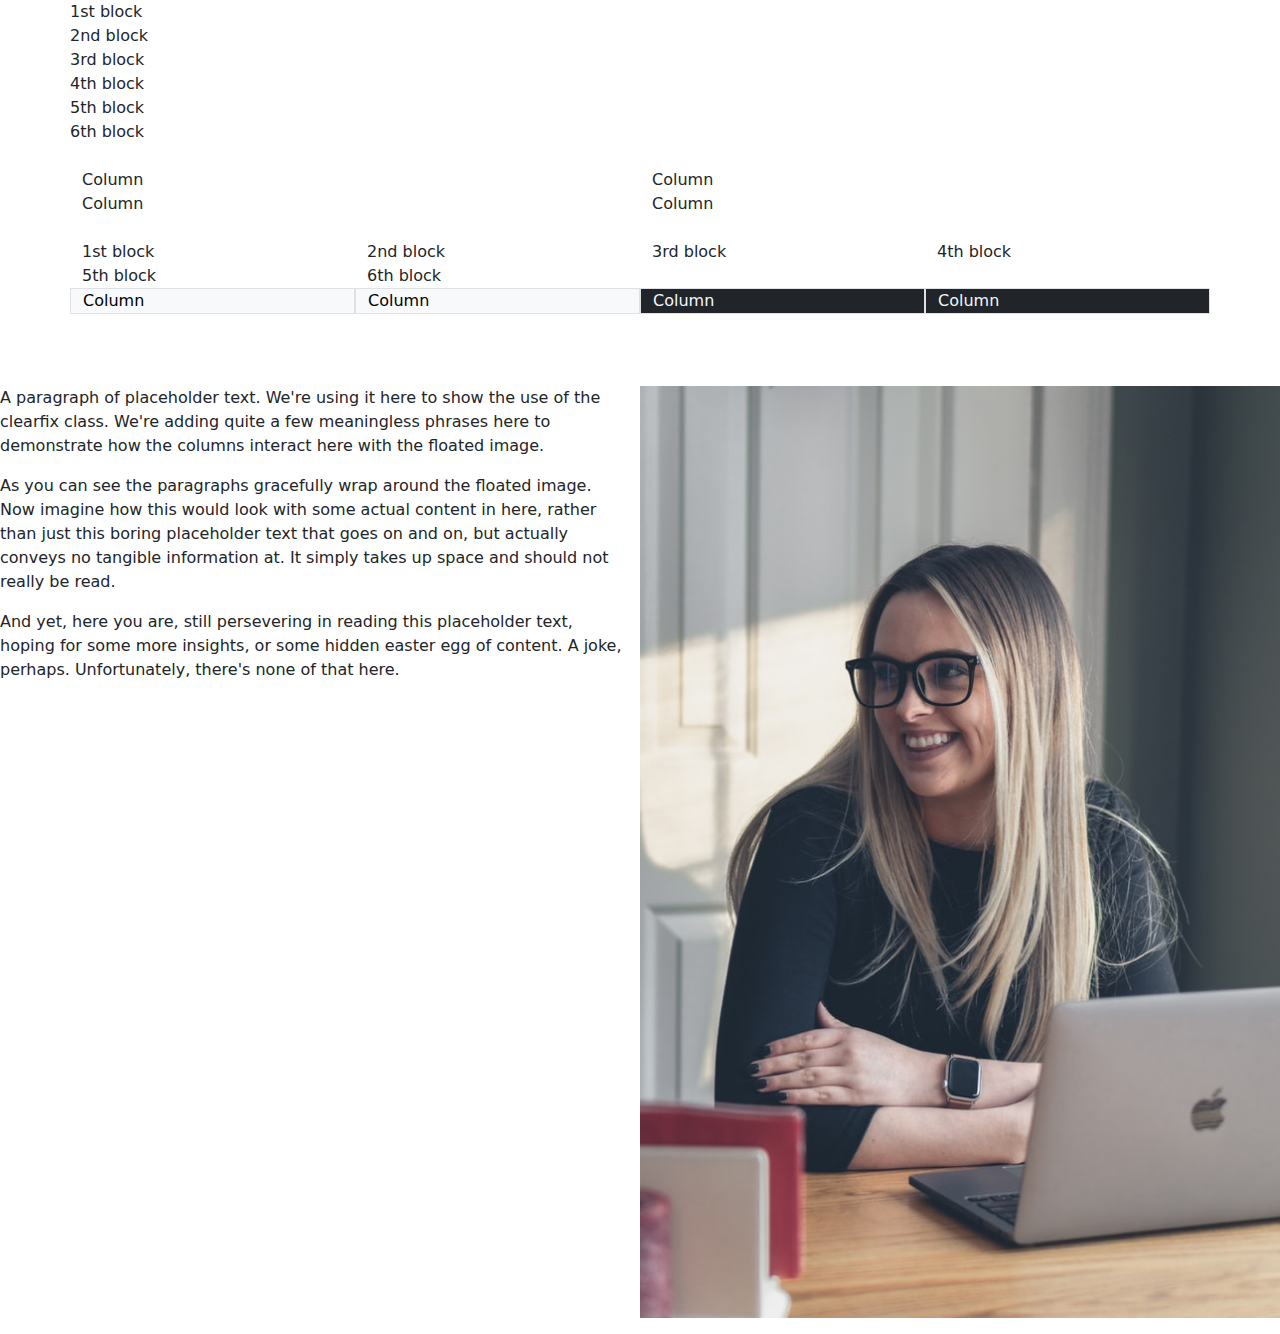
<file: grid.html>
<!DOCTYPE html>
<html lang="en">
<head>
    <meta charset="UTF-8">
    <meta http-equiv="X-UA-Compatible" content="IE=edge">
    <meta name="viewport" content="width=device-width, initial-scale=1.0">
    <title>Document</title>
    <link rel="stylesheet" href="/vendor/bootstrap/css/bootstrap.min.css">
    <link rel="stylesheet" href="/assets/css/style.css">
</head>
<body>
    <div class="container">
        <!--how many elements should be in column number 1 of the container column column-cols-4-->
        <div class="Column column-cols-3">
            <div class="row">1st block</div>
            <div class="row">2nd block</div>
            <div class="row">3rd block</div>
            <div class="row">4th block</div>
            <div class="row">5th block</div>
            <div class="row">6th block</div>
        </div>
    </div><br>
    <div class="container">
        <div class="row row-cols-2">
          <div class="col">Column</div>
          <div class="col">Column</div>
          <div class="col">Column</div>
          <div class="col">Column</div>
        </div>
      </div><br>
      <div class="container">
        <!--how many elements should be in row number 1 of the container row row-cols-4-->
        <div class="row row-cols-4">
            <div class="col">1st block</div>
            <div class="col">2nd block</div>
            <div class="col">3rd block</div>
            <div class="col">4th block</div>
            <div class="col">5th block</div>
            <div class="col">6th block</div>
        </div>
    </div>
    <div class="container ">
        <div class="row row-cols-4">
          <div class="col bg-light p-6 border" style="color: rgb(0, 0, 0);">Column</div>
          <div class="col bg-light p-6 border" style="color: rgb(0, 0, 0);">Column</div>
          <div class="col bg-dark p-6 border" style="color: aliceblue;">Column</div>
          <div class="col bg-dark p-6 border" style="color: aliceblue;">Column</div>
        </div>
      </div><br><br><br>
      <div class="clearfix">
            
                <img src="/assets/images/photo-1616769364512-1e50e8266907.jpg" class="col-md-6 float-md-end mb-3 ms-md-3" alt="#bootstrap">
            
        <p>
          A paragraph of placeholder text. We're using it here to show the use of the clearfix class. We're adding quite a few meaningless phrases here to demonstrate how the columns interact here with the floated image.
        </p>
      
        <p>
          As you can see the paragraphs gracefully wrap around the floated image. Now imagine how this would look with some actual content in here, rather than just this boring placeholder text that goes on and on, but actually conveys no tangible information at. It simply takes up space and should not really be read.
        </p>
      
        <p>
          And yet, here you are, still persevering in reading this placeholder text, hoping for some more insights, or some hidden easter egg of content. A joke, perhaps. Unfortunately, there's none of that here.
        </p>
      </div>
</body>
</html>
</file>
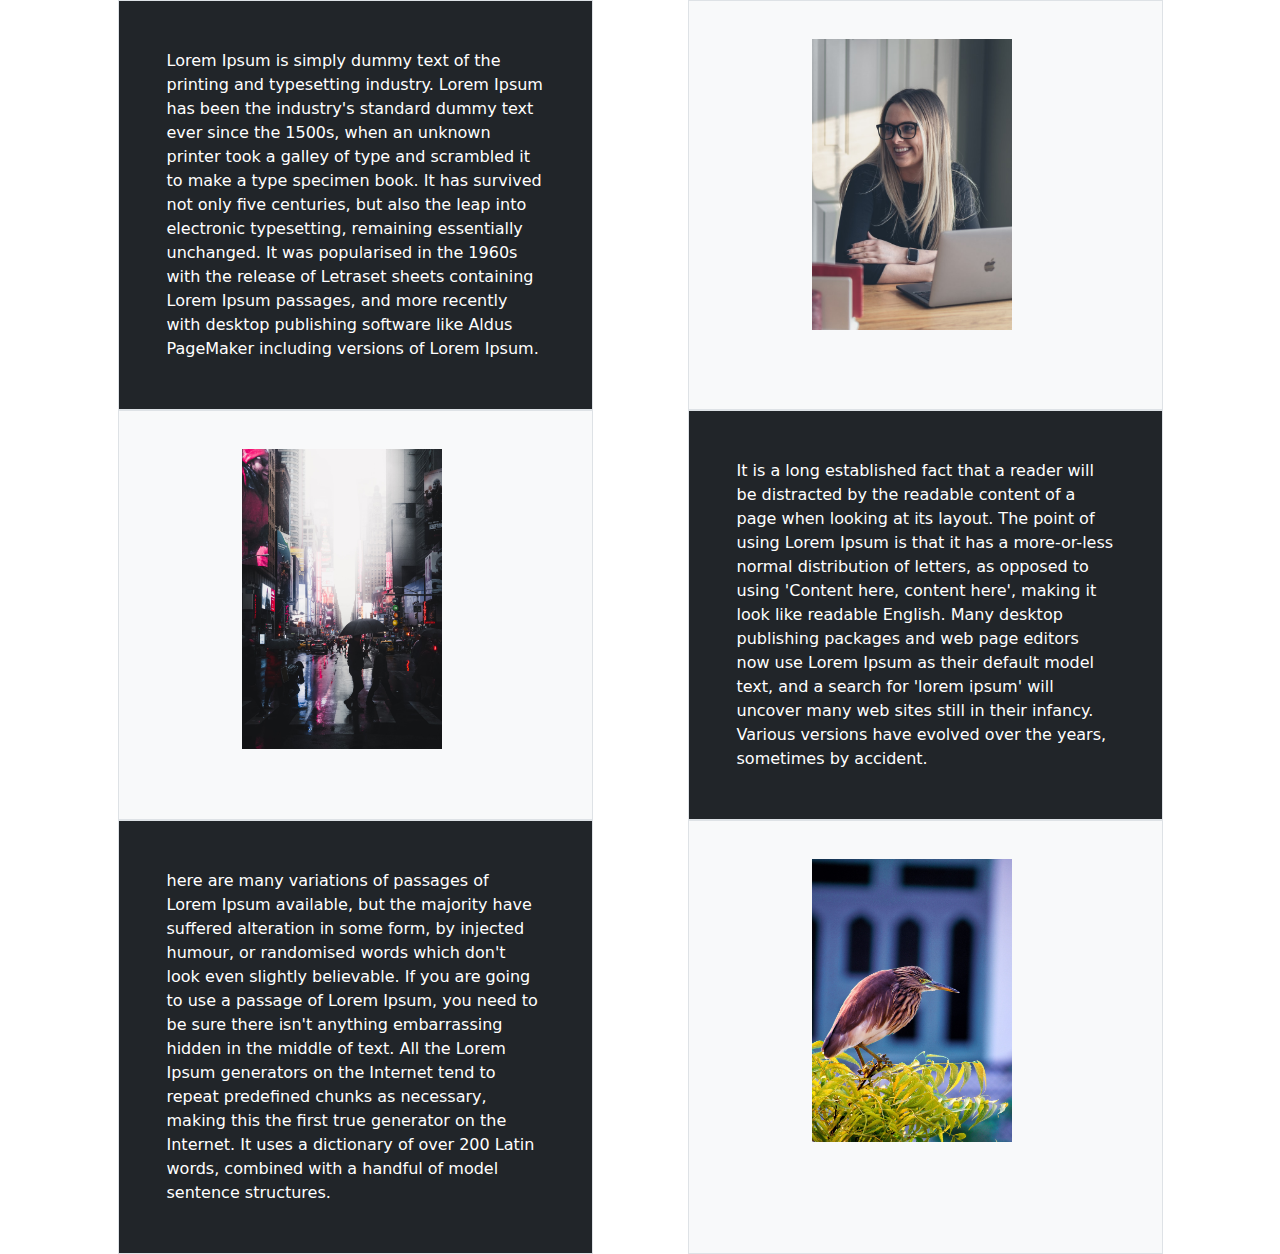
<file: Gridd.html>
<!DOCTYPE html>
<html lang="en">
<head>
    <meta charset="UTF-8">
    <meta http-equiv="X-UA-Compatible" content="IE=edge">
    <meta name="viewport" content="width=device-width, initial-scale=1.0">
    <title>Document</title>
    <link rel="stylesheet" href="/vendor/bootstrap/css/bootstrap.min.css">
    <link rel="stylesheet" href="stylegrid.css">
</head>
<body>
    <div class="container">
        <div class="row row-cols-2  justify-content-around">
            <div class="col-md-5 bg-dark p-5 border" style="color: white;">Lorem Ipsum is simply dummy text of the printing and typesetting industry. Lorem Ipsum has been the industry's standard dummy text ever since the 1500s, when an unknown printer took a galley of type and scrambled it to make a type specimen book. It has survived not only five centuries, but also the leap into electronic typesetting, remaining essentially unchanged. It was popularised in the 1960s with the release of Letraset sheets containing Lorem Ipsum passages, and more recently with desktop publishing software like Aldus PageMaker including versions of Lorem Ipsum.</div>
            <div class="col-md-5 bg-light p-5 border " style="color: rgb(0, 0, 0);">
             <div class="image">
                <img src="/assets/images/photo-1616769364512-1e50e8266907.jpg" width="200px"  >
            </div>
            </div>
            <div class="col-md-5 bg-light p-5 border" style="color: rgb(0, 0, 0);">
            <div class="image">
                <img src="/assets/images/photo-1527068589345-b736a7de9cc2.jpg" width="200px">
            </div>
            </div>
            <div class="col-md-5 bg-dark p-5 border"  style="color: rgb(255, 255, 255);">It is a long established fact that a reader will be distracted by the readable content of a page when looking at its layout. The point of using Lorem Ipsum is that it has a more-or-less normal distribution of letters, as opposed to using 'Content here, content here', making it look like readable English. Many desktop publishing packages and web page editors now use Lorem Ipsum as their default model text, and a search for 'lorem ipsum' will uncover many web sites still in their infancy. Various versions have evolved over the years, sometimes by accident.
            </div>
            <div class="col-md-5 bg-dark p-5 border"  style="color: white;">here are many variations of passages of Lorem Ipsum available, but the majority have suffered alteration in some form, by injected humour, or randomised words which don't look even slightly believable. If you are going to use a passage of Lorem Ipsum, you need to be sure there isn't anything embarrassing hidden in the middle of text. All the Lorem Ipsum generators on the Internet tend to repeat predefined chunks as necessary, making this the first true generator on the Internet. It uses a dictionary of over 200 Latin words, combined with a handful of model sentence structures.</div>
            <div class="col-md-5 bg-light p-5 border" style="color: rgb(0, 0, 0);">
            <div class="image">
                <img src="/assets/images/photo-1611077877535-82353626c118.jpg" width="200px">
            </div>
            </div>
        </div>
    </div>
    
</body>
</html>
</file>
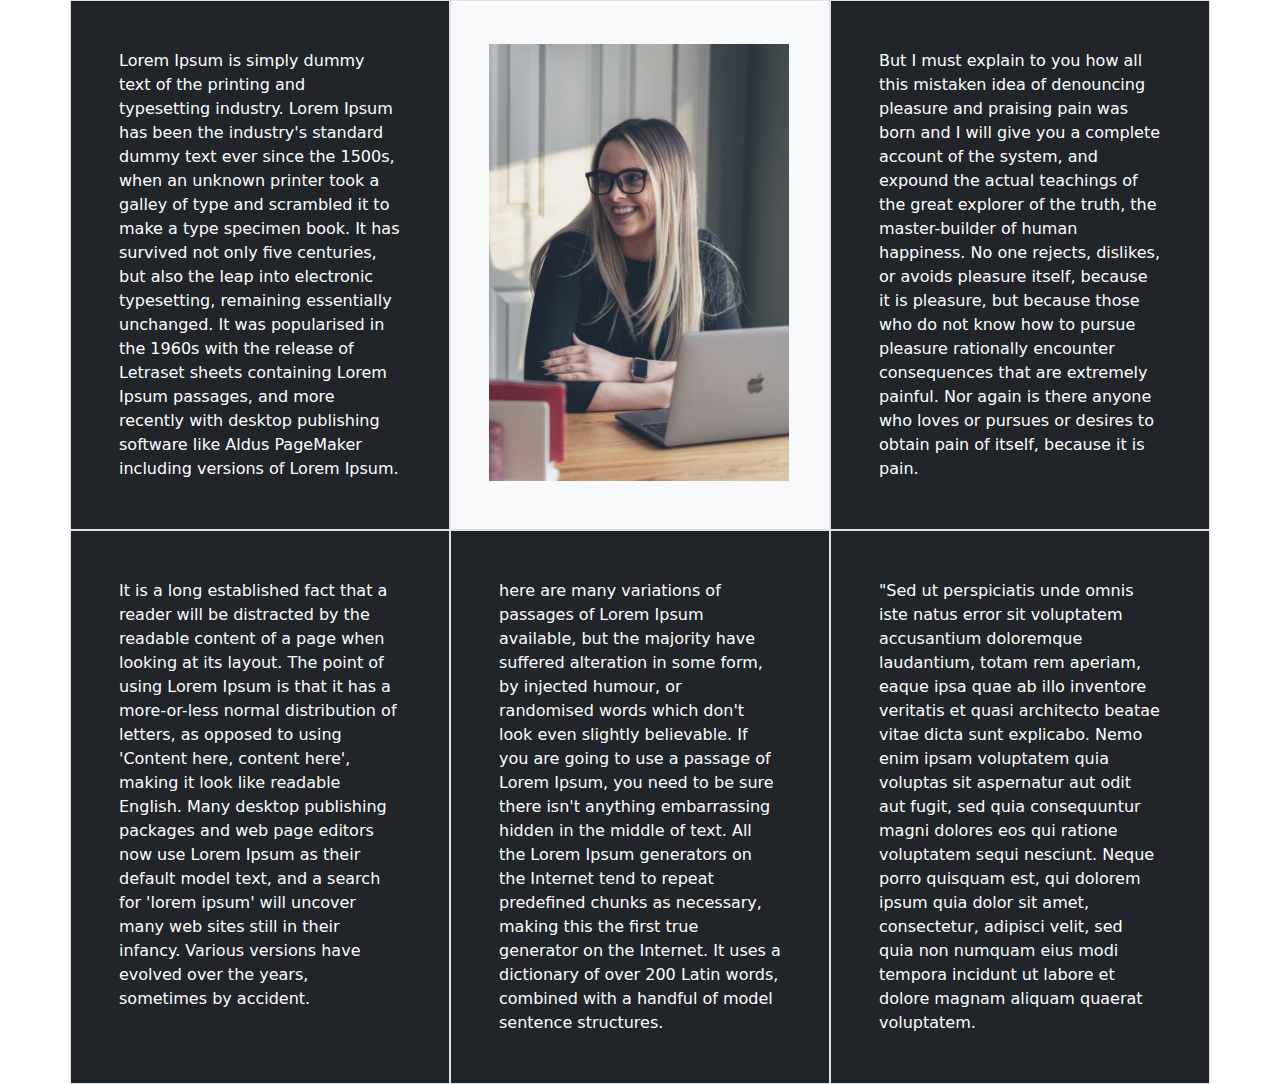
<file: griddd.html>
<!DOCTYPE html>
<html lang="en">
<head>
    <meta charset="UTF-8">
    <meta http-equiv="X-UA-Compatible" content="IE=edge">
    <meta name="viewport" content="width=device-width, initial-scale=1.0">
    <title>Document</title>
    <link rel="stylesheet" href="/vendor/bootstrap/css/bootstrap.min.css">
    <link rel="stylesheet" href="stylegrid1.css">
</head>
<body>
    <div class="container">
        <div class="row row-cols-2  justify-content-around">
            <div class="col-md-4 bg-dark p-5 border" style="color: white;">Lorem Ipsum is simply dummy text of the printing and typesetting industry. Lorem Ipsum has been the industry's standard dummy text ever since the 1500s, when an unknown printer took a galley of type and scrambled it to make a type specimen book. It has survived not only five centuries, but also the leap into electronic typesetting, remaining essentially unchanged. It was popularised in the 1960s with the release of Letraset sheets containing Lorem Ipsum passages, and more recently with desktop publishing software like Aldus PageMaker including versions of Lorem Ipsum.</div>
            <div class="col-md-4 bg-light p-5 border " style="color: rgb(0, 0, 0);">
             <div class="image">
                <img src="/assets/images/photo-1616769364512-1e50e8266907.jpg" width="300px"  >
            </div>
            </div>
            <div class="col-md-4 bg-dark p-5 border" style="color: rgb(255, 255, 255);">But I must explain to you how all this mistaken idea of denouncing pleasure and praising pain was born and I will give you a complete account of the system, and expound the actual teachings of the great explorer of the truth, the master-builder of human happiness. No one rejects, dislikes, or avoids pleasure itself, because it is pleasure, but because those who do not know how to pursue pleasure rationally encounter consequences that are extremely painful. Nor again is there anyone who loves or pursues or desires to obtain pain of itself, because it is pain.</div>
            <div class="col-md-4 bg-dark p-5 border"  style="color: rgb(255, 255, 255);">It is a long established fact that a reader will be distracted by the readable content of a page when looking at its layout. The point of using Lorem Ipsum is that it has a more-or-less normal distribution of letters, as opposed to using 'Content here, content here', making it look like readable English. Many desktop publishing packages and web page editors now use Lorem Ipsum as their default model text, and a search for 'lorem ipsum' will uncover many web sites still in their infancy. Various versions have evolved over the years, sometimes by accident.
            </div>
            <div class="col-md-4 bg-dark p-5 border"  style="color: white;">here are many variations of passages of Lorem Ipsum available, but the majority have suffered alteration in some form, by injected humour, or randomised words which don't look even slightly believable. If you are going to use a passage of Lorem Ipsum, you need to be sure there isn't anything embarrassing hidden in the middle of text. All the Lorem Ipsum generators on the Internet tend to repeat predefined chunks as necessary, making this the first true generator on the Internet. It uses a dictionary of over 200 Latin words, combined with a handful of model sentence structures.</div>
            <div class="col-md-4 bg-dark p-5 border" style="color: rgb(255, 255, 255);">"Sed ut perspiciatis unde omnis iste natus error sit voluptatem accusantium doloremque laudantium, totam rem aperiam, eaque ipsa quae ab illo inventore veritatis et quasi architecto beatae vitae dicta sunt explicabo. Nemo enim ipsam voluptatem quia voluptas sit aspernatur aut odit aut fugit, sed quia consequuntur magni dolores eos qui ratione voluptatem sequi nesciunt. Neque porro quisquam est, qui dolorem ipsum quia dolor sit amet, consectetur, adipisci velit, sed quia non numquam eius modi tempora incidunt ut labore et dolore magnam aliquam quaerat voluptatem.</div>
        </div>
    </div>
    
</body>
</html>
</file>
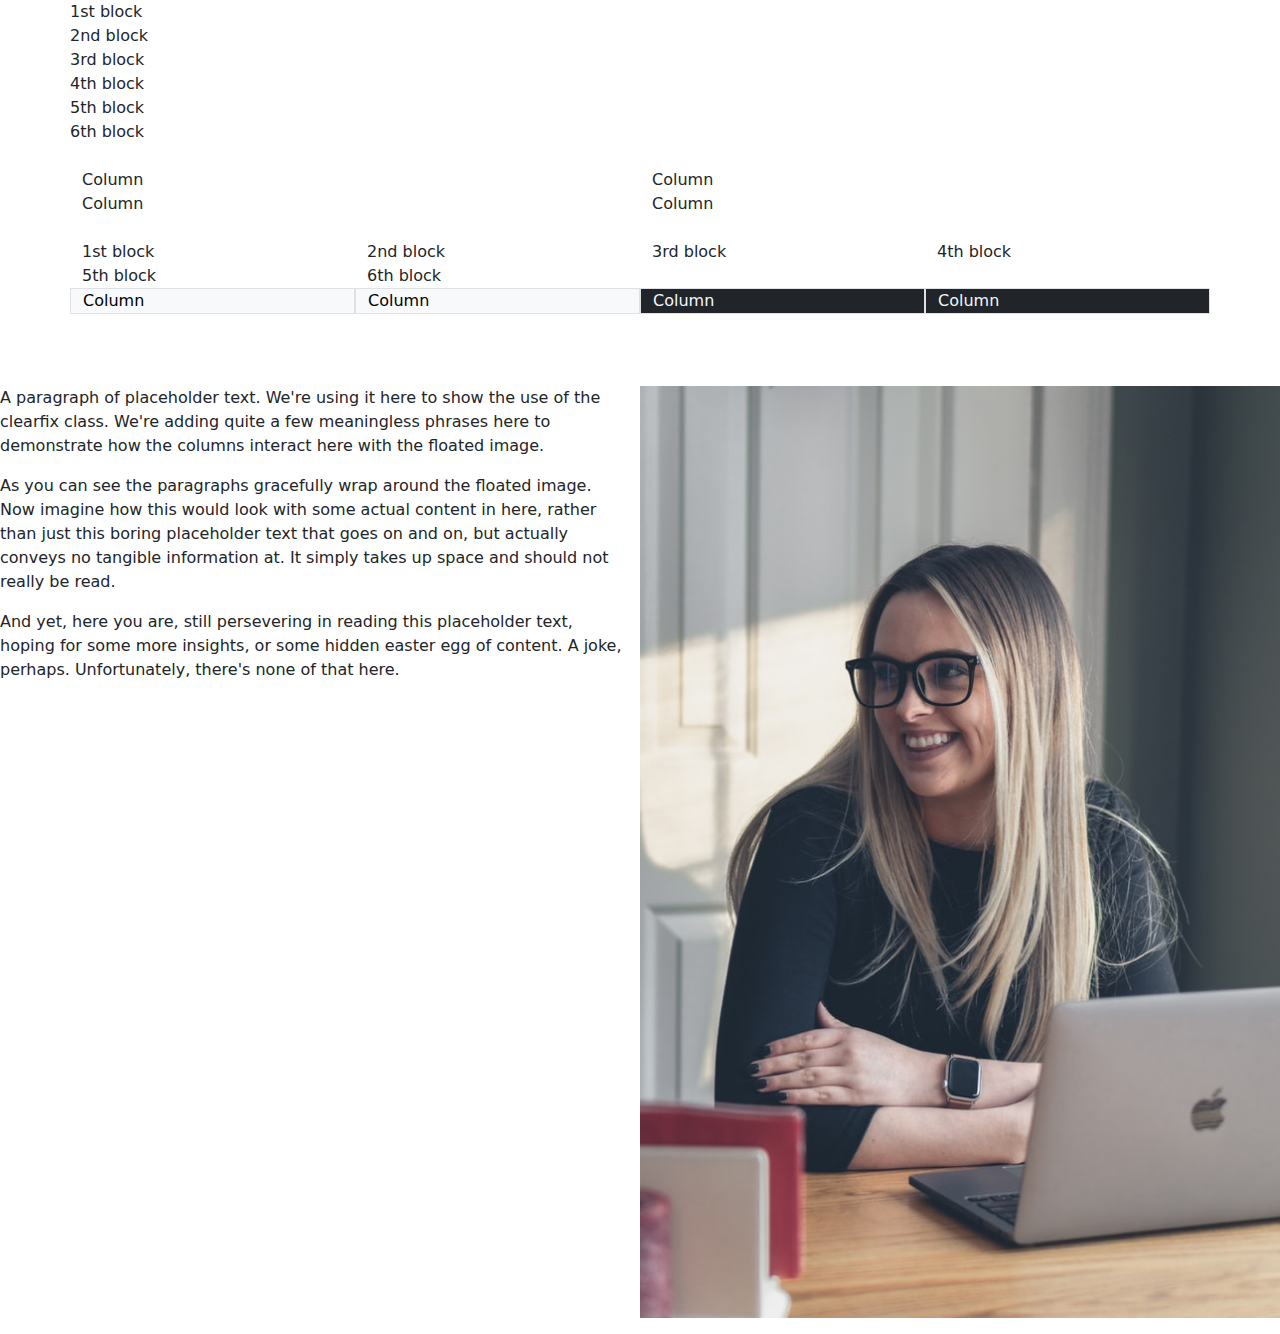
<file: assets/grid1/grid.html>
<!DOCTYPE html>
<html lang="en">
<head>
    <meta charset="UTF-8">
    <meta http-equiv="X-UA-Compatible" content="IE=edge">
    <meta name="viewport" content="width=device-width, initial-scale=1.0">
    <title>Document</title>
    <link rel="stylesheet" href="/vendor/bootstrap/css/bootstrap.min.css">
    <link rel="stylesheet" href="/assets/grid1/style.css">
</head>
<body>
    <div class="container">
        <!--how many elements should be in column number 1 of the container column column-cols-4-->
        <div class="Column column-cols-3">
            <div class="row">1st block</div>
            <div class="row">2nd block</div>
            <div class="row">3rd block</div>
            <div class="row">4th block</div>
            <div class="row">5th block</div>
            <div class="row">6th block</div>
        </div>
    </div><br>
    <div class="container">
        <div class="row row-cols-2">
          <div class="col">Column</div>
          <div class="col">Column</div>
          <div class="col">Column</div>
          <div class="col">Column</div>
        </div>
      </div><br>
      <div class="container">
        <!--how many elements should be in row number 1 of the container row row-cols-4-->
        <div class="row row-cols-4">
            <div class="col">1st block</div>
            <div class="col">2nd block</div>
            <div class="col">3rd block</div>
            <div class="col">4th block</div>
            <div class="col">5th block</div>
            <div class="col">6th block</div>
        </div>
    </div>
    <div class="container ">
        <div class="row row-cols-4">
          <div class="col bg-light p-6 border" style="color: rgb(0, 0, 0);">Column</div>
          <div class="col bg-light p-6 border" style="color: rgb(0, 0, 0);">Column</div>
          <div class="col bg-dark p-6 border" style="color: aliceblue;">Column</div>
          <div class="col bg-dark p-6 border" style="color: aliceblue;">Column</div>
        </div>
      </div><br><br><br>
      <div class="clearfix">
            
                <img src="/assets/images/photo-1616769364512-1e50e8266907.jpg" class="col-md-6 float-md-end mb-3 ms-md-3" alt="#bootstrap">
            
        <p>
          A paragraph of placeholder text. We're using it here to show the use of the clearfix class. We're adding quite a few meaningless phrases here to demonstrate how the columns interact here with the floated image.
        </p>
      
        <p>
          As you can see the paragraphs gracefully wrap around the floated image. Now imagine how this would look with some actual content in here, rather than just this boring placeholder text that goes on and on, but actually conveys no tangible information at. It simply takes up space and should not really be read.
        </p>
      
        <p>
          And yet, here you are, still persevering in reading this placeholder text, hoping for some more insights, or some hidden easter egg of content. A joke, perhaps. Unfortunately, there's none of that here.
        </p>
      </div>
</body>
</html>
</file>
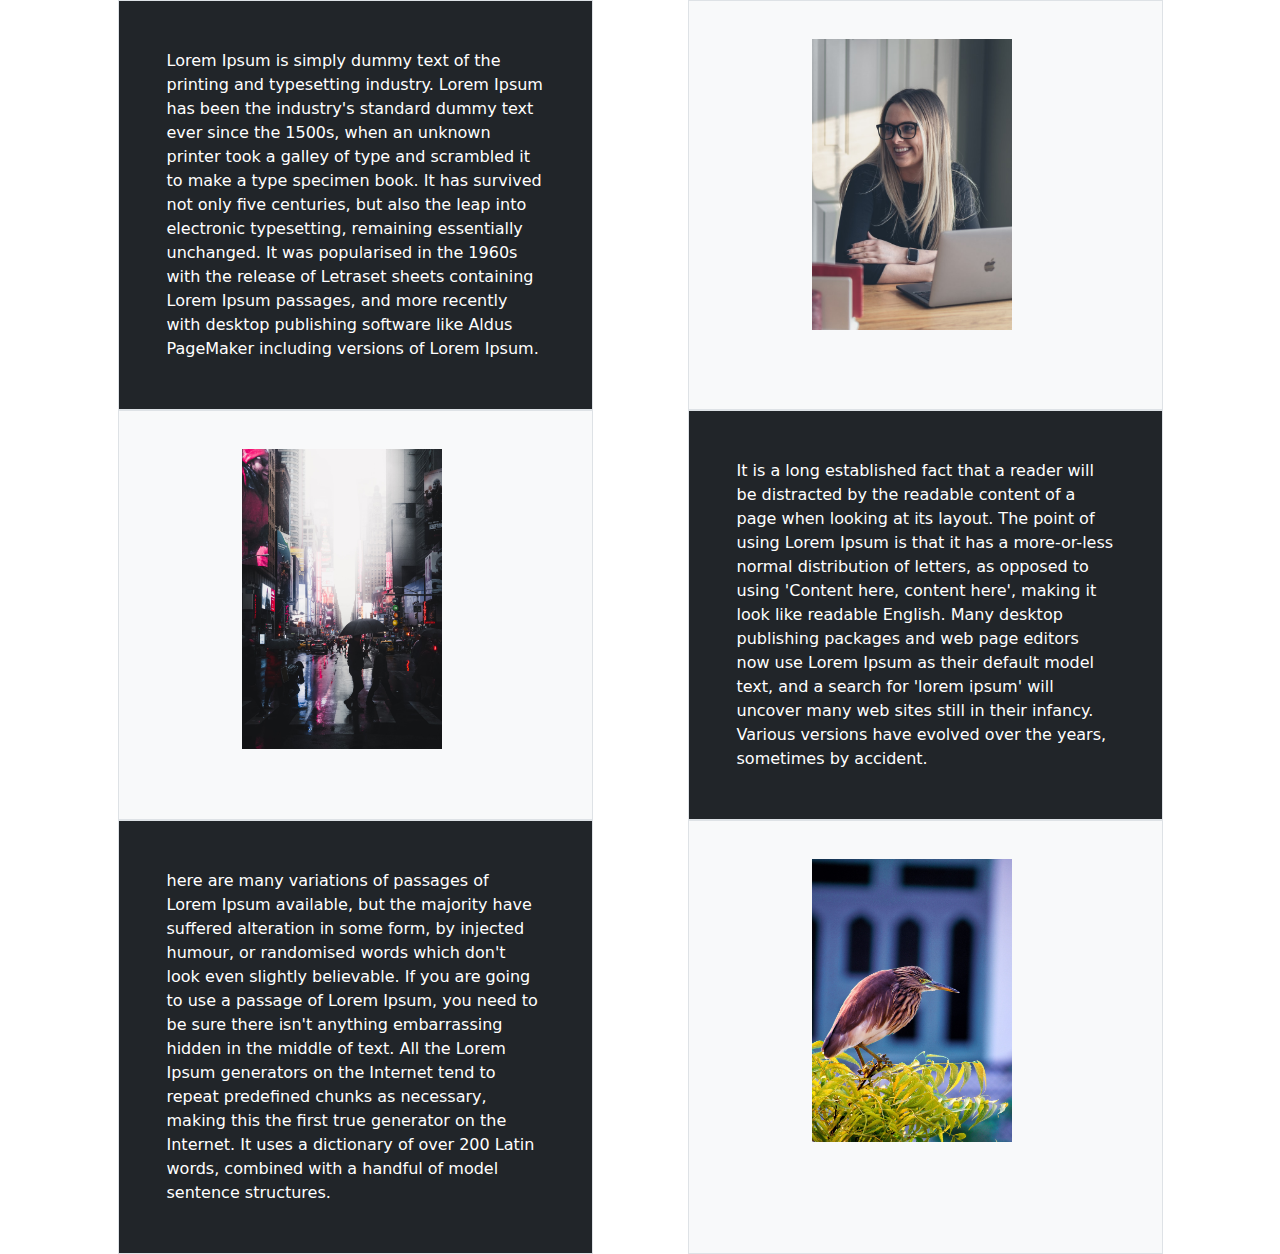
<file: assets/grid2/Gridd.html>
<!DOCTYPE html>
<html lang="en">
<head>
    <meta charset="UTF-8">
    <meta http-equiv="X-UA-Compatible" content="IE=edge">
    <meta name="viewport" content="width=device-width, initial-scale=1.0">
    <title>Document</title>
    <link rel="stylesheet" href="/vendor/bootstrap/css/bootstrap.min.css">
    <link rel="stylesheet" href="/assets/grid2/stylegrid.css">
</head>
<body>
    <div class="container">
        <div class="row row-cols-2  justify-content-around">
            <div class="col-md-5 bg-dark p-5 border" style="color: white;">Lorem Ipsum is simply dummy text of the printing and typesetting industry. Lorem Ipsum has been the industry's standard dummy text ever since the 1500s, when an unknown printer took a galley of type and scrambled it to make a type specimen book. It has survived not only five centuries, but also the leap into electronic typesetting, remaining essentially unchanged. It was popularised in the 1960s with the release of Letraset sheets containing Lorem Ipsum passages, and more recently with desktop publishing software like Aldus PageMaker including versions of Lorem Ipsum.</div>
            <div class="col-md-5 bg-light p-5 border " style="color: rgb(0, 0, 0);">
             <div class="image">
                <img src="/assets/images/photo-1616769364512-1e50e8266907.jpg" width="200px"  >
            </div>
            </div>
            <div class="col-md-5 bg-light p-5 border" style="color: rgb(0, 0, 0);">
            <div class="image">
                <img src="/assets/images/photo-1527068589345-b736a7de9cc2.jpg" width="200px">
            </div>
            </div>
            <div class="col-md-5 bg-dark p-5 border"  style="color: rgb(255, 255, 255);">It is a long established fact that a reader will be distracted by the readable content of a page when looking at its layout. The point of using Lorem Ipsum is that it has a more-or-less normal distribution of letters, as opposed to using 'Content here, content here', making it look like readable English. Many desktop publishing packages and web page editors now use Lorem Ipsum as their default model text, and a search for 'lorem ipsum' will uncover many web sites still in their infancy. Various versions have evolved over the years, sometimes by accident.
            </div>
            <div class="col-md-5 bg-dark p-5 border"  style="color: white;">here are many variations of passages of Lorem Ipsum available, but the majority have suffered alteration in some form, by injected humour, or randomised words which don't look even slightly believable. If you are going to use a passage of Lorem Ipsum, you need to be sure there isn't anything embarrassing hidden in the middle of text. All the Lorem Ipsum generators on the Internet tend to repeat predefined chunks as necessary, making this the first true generator on the Internet. It uses a dictionary of over 200 Latin words, combined with a handful of model sentence structures.</div>
            <div class="col-md-5 bg-light p-5 border" style="color: rgb(0, 0, 0);">
            <div class="image">
                <img src="/assets/images/photo-1611077877535-82353626c118.jpg" width="200px">
            </div>
            </div>
        </div>
    </div>
    
</body>
</html>
</file>
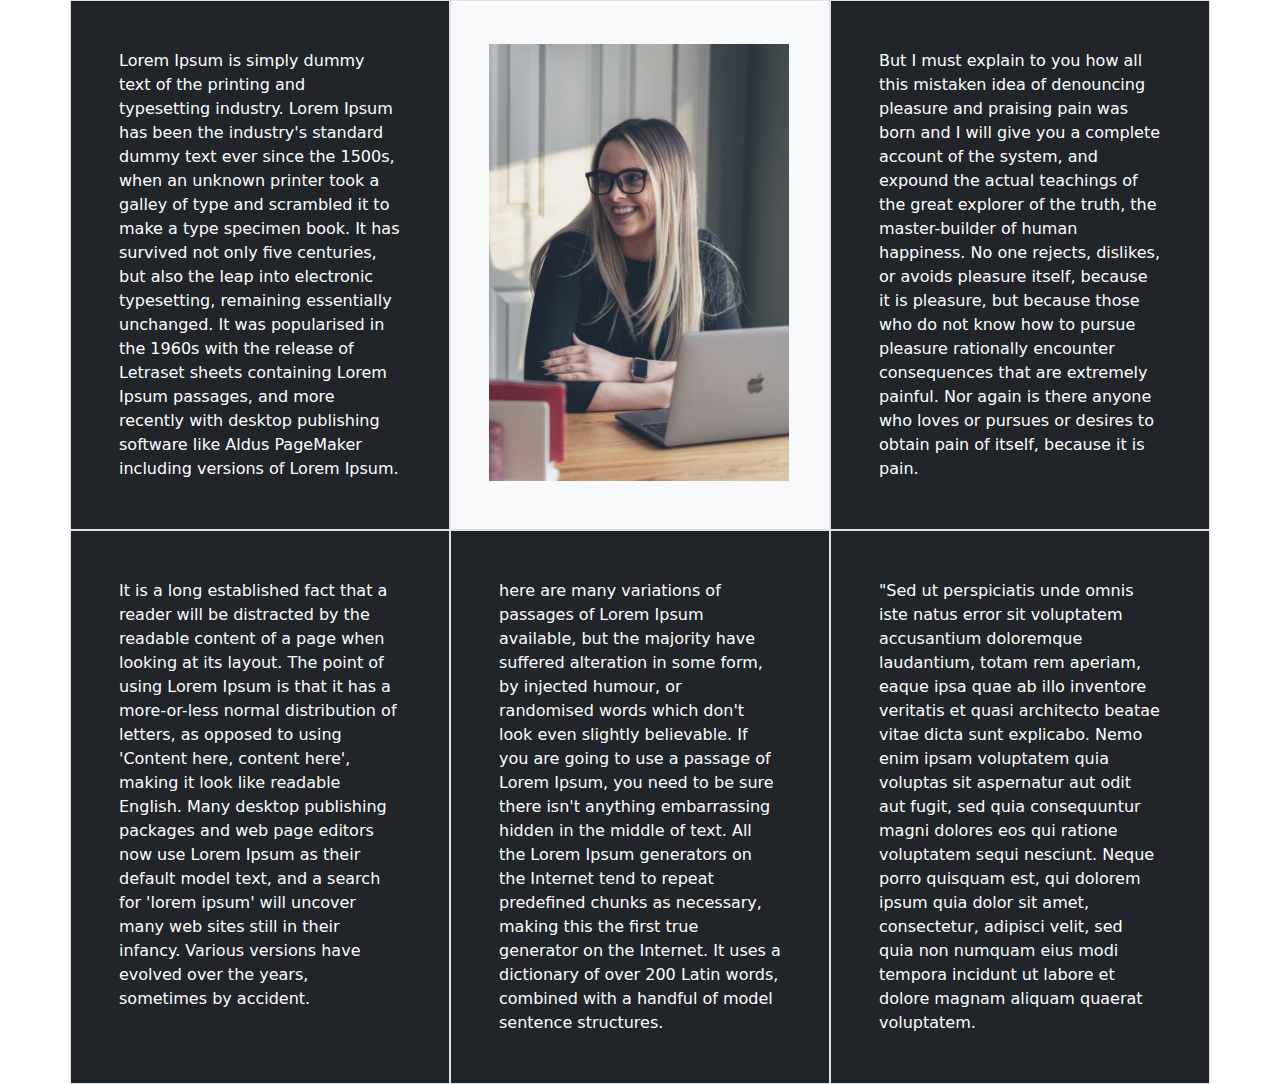
<file: assets/grid3/griddd.html>
<!DOCTYPE html>
<html lang="en">
<head>
    <meta charset="UTF-8">
    <meta http-equiv="X-UA-Compatible" content="IE=edge">
    <meta name="viewport" content="width=device-width, initial-scale=1.0">
    <title>Document</title>
    <link rel="stylesheet" href="/vendor/bootstrap/css/bootstrap.min.css">
    <link rel="stylesheet" href="/assets/grid3/stylegrid1.css">
</head>
<body>
    <div class="container">
        <div class="row row-cols-2  justify-content-around">
            <div class="col-md-4 bg-dark p-5 border" style="color: white;">Lorem Ipsum is simply dummy text of the printing and typesetting industry. Lorem Ipsum has been the industry's standard dummy text ever since the 1500s, when an unknown printer took a galley of type and scrambled it to make a type specimen book. It has survived not only five centuries, but also the leap into electronic typesetting, remaining essentially unchanged. It was popularised in the 1960s with the release of Letraset sheets containing Lorem Ipsum passages, and more recently with desktop publishing software like Aldus PageMaker including versions of Lorem Ipsum.</div>
            <div class="col-md-4 bg-light p-5 border " style="color: rgb(0, 0, 0);">
             <div class="image">
                <img src="/assets/images/photo-1616769364512-1e50e8266907.jpg" width="300px"  >
            </div>
            </div>
            <div class="col-md-4 bg-dark p-5 border" style="color: rgb(255, 255, 255);">But I must explain to you how all this mistaken idea of denouncing pleasure and praising pain was born and I will give you a complete account of the system, and expound the actual teachings of the great explorer of the truth, the master-builder of human happiness. No one rejects, dislikes, or avoids pleasure itself, because it is pleasure, but because those who do not know how to pursue pleasure rationally encounter consequences that are extremely painful. Nor again is there anyone who loves or pursues or desires to obtain pain of itself, because it is pain.</div>
            <div class="col-md-4 bg-dark p-5 border"  style="color: rgb(255, 255, 255);">It is a long established fact that a reader will be distracted by the readable content of a page when looking at its layout. The point of using Lorem Ipsum is that it has a more-or-less normal distribution of letters, as opposed to using 'Content here, content here', making it look like readable English. Many desktop publishing packages and web page editors now use Lorem Ipsum as their default model text, and a search for 'lorem ipsum' will uncover many web sites still in their infancy. Various versions have evolved over the years, sometimes by accident.
            </div>
            <div class="col-md-4 bg-dark p-5 border"  style="color: white;">here are many variations of passages of Lorem Ipsum available, but the majority have suffered alteration in some form, by injected humour, or randomised words which don't look even slightly believable. If you are going to use a passage of Lorem Ipsum, you need to be sure there isn't anything embarrassing hidden in the middle of text. All the Lorem Ipsum generators on the Internet tend to repeat predefined chunks as necessary, making this the first true generator on the Internet. It uses a dictionary of over 200 Latin words, combined with a handful of model sentence structures.</div>
            <div class="col-md-4 bg-dark p-5 border" style="color: rgb(255, 255, 255);">"Sed ut perspiciatis unde omnis iste natus error sit voluptatem accusantium doloremque laudantium, totam rem aperiam, eaque ipsa quae ab illo inventore veritatis et quasi architecto beatae vitae dicta sunt explicabo. Nemo enim ipsam voluptatem quia voluptas sit aspernatur aut odit aut fugit, sed quia consequuntur magni dolores eos qui ratione voluptatem sequi nesciunt. Neque porro quisquam est, qui dolorem ipsum quia dolor sit amet, consectetur, adipisci velit, sed quia non numquam eius modi tempora incidunt ut labore et dolore magnam aliquam quaerat voluptatem.</div>
        </div>
    </div>
    
</body>
</html>
</file>
<file: assets/css/style.css>
.carousel-item {
   
    height: 32rem;
}
.carousel-caption {
    bottom: 3rem;
    z-index: 10;
}
</file>
<file: stylegrid.css>
.image{
    margin-top: -10px;
    vertical-align: middle;
    justify-items: center;
    margin-left: 75px;
    width: 200px; 
}
</file>
<file: stylegrid1.css>
.image{
    margin-top: -5px;
    vertical-align: middle;
    justify-items: center;
    margin-left: -10px;
    width: 200px; 
}
</file>
<file: assets/grid1/style.css>
.carousel-item {
   
    height: 32rem;
}
.carousel-caption {
    bottom: 3rem;
    z-index: 10;
}
</file>
<file: assets/grid2/stylegrid.css>
.image{
    margin-top: -10px;
    vertical-align: middle;
    justify-items: center;
    margin-left: 75px;
    width: 200px; 
}
</file>
<file: assets/grid3/stylegrid1.css>
.image{
    margin-top: -5px;
    vertical-align: middle;
    justify-items: center;
    margin-left: -10px;
    width: 200px; 
}
</file>
